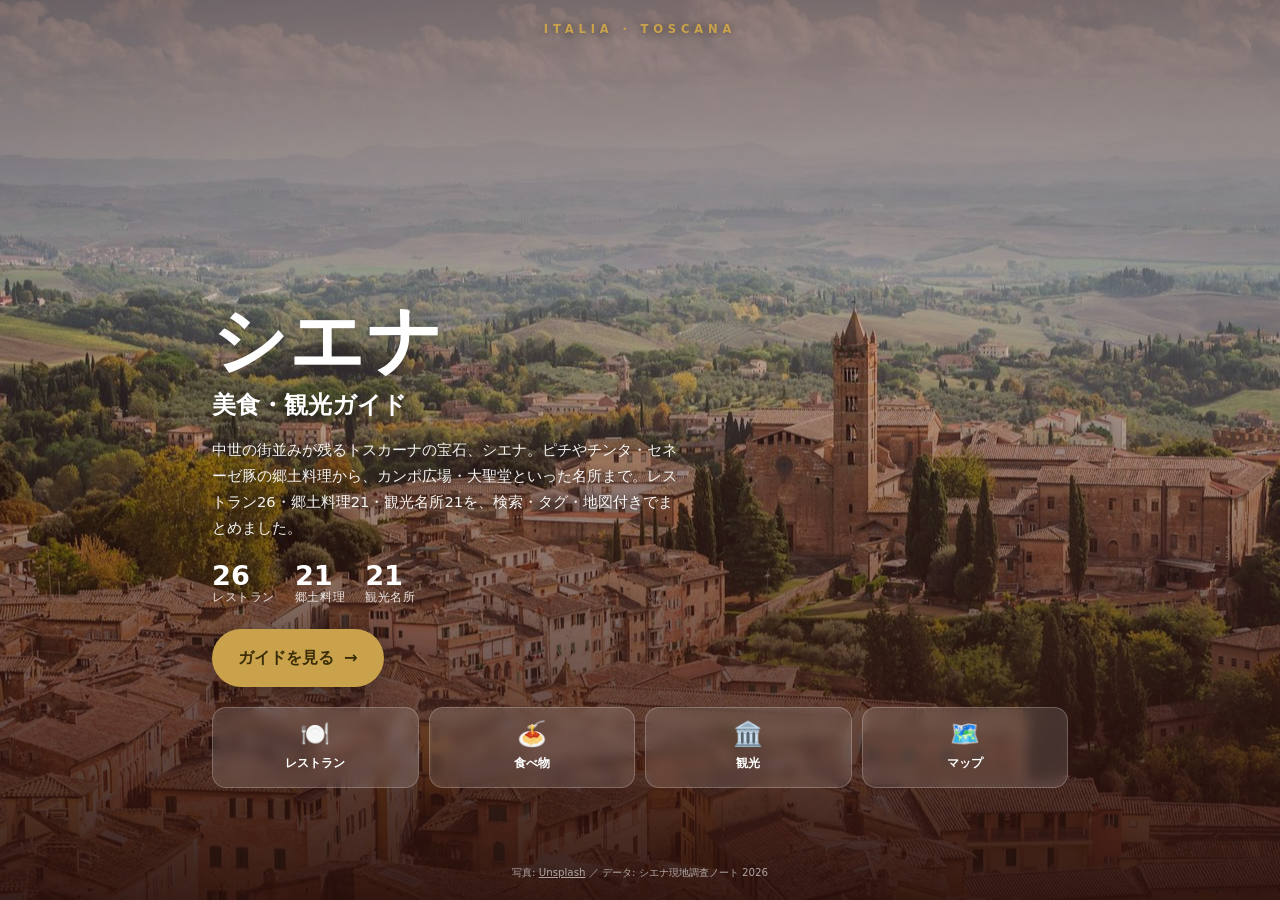
<file: index.html>
<!DOCTYPE html>
<html lang="ja">
<head>
<meta charset="UTF-8">
<meta name="viewport" content="width=device-width, initial-scale=1.0, viewport-fit=cover">
<meta name="theme-color" content="#5e211c">
<meta name="description" content="イタリア・トスカーナ、シエナのレストラン・郷土料理・観光名所ガイド。検索・タグ・地図付き。">
<title>シエナ 美食・観光ガイド</title>
<link rel="stylesheet" href="css/style.css?v=5">
<style>
/* ===== ランディング ===== */
.lp{min-height:100vh;min-height:100dvh;position:relative;display:flex;flex-direction:column;
  color:#fff;overflow:hidden}
.lp-bg{position:absolute;inset:0;z-index:0;
  background:#3a1512 url("images/hero.jpg") center 30% / cover no-repeat}
.lp-bg::after{content:"";position:absolute;inset:0;
  background:linear-gradient(180deg,rgba(60,20,15,.55) 0%,rgba(60,20,15,.25) 32%,rgba(50,18,14,.72) 78%,rgba(40,14,10,.92) 100%)}
.lp-inner{position:relative;z-index:1;flex:1;display:flex;flex-direction:column;
  justify-content:flex-end;max-width:900px;margin:0 auto;width:100%;
  padding:0 22px calc(env(safe-area-inset-bottom) + 30px)}
.lp-top{position:relative;z-index:1;display:flex;justify-content:center;
  padding:calc(env(safe-area-inset-top) + 20px) 22px 0}
.lp-kicker{font-size:.72rem;letter-spacing:.42em;text-transform:uppercase;font-weight:700;
  color:var(--accent);text-shadow:0 1px 8px rgba(0,0,0,.6)}
.lp-title{font-size:clamp(2.6rem,13vw,4.6rem);font-weight:800;line-height:1;margin:.2em 0 .1em;
  letter-spacing:.02em;text-shadow:0 3px 24px rgba(0,0,0,.5)}
.lp-sub{font-size:clamp(1rem,4.6vw,1.5rem);font-weight:700;margin:0 0 .5em;
  text-shadow:0 2px 14px rgba(0,0,0,.6)}
.lp-desc{font-size:.92rem;line-height:1.75;max-width:32em;opacity:.94;margin:0 0 1.4em;
  text-shadow:0 1px 10px rgba(0,0,0,.7)}
.lp-stats{display:flex;gap:20px;margin:0 0 1.6em;flex-wrap:wrap}
.lp-stat{display:flex;flex-direction:column;line-height:1.1}
.lp-stat b{font-size:1.7rem;font-weight:800;color:#fff}
.lp-stat span{font-size:.72rem;opacity:.85;letter-spacing:.05em}
.lp-cta{display:inline-flex;align-items:center;gap:10px;align-self:flex-start;
  background:var(--accent);color:#3a2c07;font-weight:800;font-size:1.02rem;
  padding:15px 26px;border-radius:999px;text-decoration:none;
  box-shadow:0 8px 30px rgba(0,0,0,.35);transition:transform .12s,box-shadow .12s}
.lp-cta:hover{transform:translateY(-2px);box-shadow:0 12px 38px rgba(0,0,0,.45)}
.lp-links{display:grid;grid-template-columns:repeat(4,1fr);gap:10px;margin-top:20px}
.lp-link{display:flex;flex-direction:column;align-items:center;gap:6px;
  background:rgba(255,255,255,.13);border:1px solid rgba(255,255,255,.22);
  border-radius:14px;padding:14px 6px;text-decoration:none;color:#fff;
  font-size:.78rem;font-weight:700;backdrop-filter:blur(6px);transition:.14s}
.lp-link:hover{background:rgba(255,255,255,.24)}
.lp-link .i{font-size:1.5rem;line-height:1}
.lp-credit{position:relative;z-index:1;text-align:center;font-size:.64rem;opacity:.6;
  padding:10px 22px calc(env(safe-area-inset-bottom) + 8px)}
.lp-credit a{color:inherit}
@media (max-width:520px){
  .lp-links{grid-template-columns:repeat(2,1fr)}
  .lp-stats{gap:16px}
}
@media (min-width:760px){
  .lp-bg{background-position:center 28%}
  .lp-inner{padding-bottom:56px}
}
</style>
</head>
<body>
<main class="lp">
  <div class="lp-bg"></div>
  <div class="lp-top">
    <span class="lp-kicker">Italia · Toscana</span>
  </div>
  <div class="lp-inner">
    <h1 class="lp-title">シエナ</h1>
    <p class="lp-sub">美食・観光ガイド</p>
    <p class="lp-desc">中世の街並みが残るトスカーナの宝石、シエナ。ピチやチンタ・セネーゼ豚の郷土料理から、カンポ広場・大聖堂といった名所まで。レストラン26・郷土料理21・観光名所21を、検索・タグ・地図付きでまとめました。</p>
    <div class="lp-stats">
      <div class="lp-stat"><b>26</b><span>レストラン</span></div>
      <div class="lp-stat"><b>21</b><span>郷土料理</span></div>
      <div class="lp-stat"><b>21</b><span>観光名所</span></div>
    </div>
    <a class="lp-cta" href="guide.html">ガイドを見る<span aria-hidden="true">→</span></a>
    <nav class="lp-links" aria-label="カテゴリー">
      <a class="lp-link" href="guide.html#restaurants"><span class="i">🍽️</span>レストラン</a>
      <a class="lp-link" href="guide.html#foods"><span class="i">🍝</span>食べ物</a>
      <a class="lp-link" href="guide.html#attractions"><span class="i">🏛️</span>観光</a>
      <a class="lp-link" href="guide.html#map"><span class="i">🗺️</span>マップ</a>
    </nav>
  </div>
  <p class="lp-credit">写真: <a href="https://unsplash.com/photos/Qackx5pq2ts" target="_blank" rel="noopener">Unsplash</a> ／ データ: シエナ現地調査ノート 2026</p>
</main>
</body>
</html>
</file>
<file: css/style.css>
/* ===== シエナ・ガイド スタイル ===== */
:root{
  --brand:#7b2d26;        /* シエナ・レッド */
  --brand-dark:#5e211c;
  --brand-light:#a8574d;
  --accent:#c9a24b;       /* 金 */
  --bg:#f6f1e7;           /* トラバーチンのクリーム */
  --card:#fffdf8;
  --ink:#2c2420;
  --ink-soft:#6b615a;
  --line:#e4daca;
  --shadow:0 2px 10px rgba(60,40,20,.10);
  --shadow-lg:0 10px 40px rgba(60,40,20,.22);
  --radius:16px;
  --maxw:1100px;
}
*{box-sizing:border-box}
html{-webkit-text-size-adjust:100%}
body{
  margin:0;
  font-family:-apple-system,BlinkMacSystemFont,"Hiragino Kaku Gothic ProN","Hiragino Sans","Yu Gothic UI","Meiryo",system-ui,sans-serif;
  color:var(--ink);
  background:var(--bg);
  line-height:1.7;
  -webkit-font-smoothing:antialiased;
}
img{max-width:100%;display:block}

/* ---- ヘッダー ---- */
.site-header{
  background:linear-gradient(135deg,var(--brand),var(--brand-dark));
  color:#fff;
  padding:calc(env(safe-area-inset-top) + 22px) 16px 20px;
  text-align:center;
  box-shadow:var(--shadow);
}
.header-inner{max-width:var(--maxw);margin:0 auto}
.site-title{margin:0;font-size:1.5rem;letter-spacing:.04em;font-weight:800}
.site-subtitle{margin:.35rem 0 0;font-size:.82rem;opacity:.9;font-weight:400}

/* ---- タブ ---- */
.tabs{
  position:sticky;top:0;z-index:30;
  display:flex;gap:0;
  background:var(--card);
  border-bottom:1px solid var(--line);
  box-shadow:var(--shadow);
  max-width:var(--maxw);margin:0 auto;
}
.tab{
  flex:1;appearance:none;border:0;background:none;cursor:pointer;
  padding:12px 4px 10px;font-size:.9rem;color:var(--ink-soft);
  display:flex;flex-direction:column;align-items:center;gap:2px;
  border-bottom:3px solid transparent;transition:.15s;font-weight:600;
}
.tab-icon{font-size:1.25rem;line-height:1}
.tab-label{font-size:.86rem}
.tab-count{font-size:.66rem;color:var(--ink-soft);opacity:.7}
.tab.is-active{color:var(--brand);border-bottom-color:var(--brand)}
.tab.is-active .tab-count{color:var(--brand)}

/* ---- ツールバー ---- */
.toolbar{max-width:var(--maxw);margin:0 auto;padding:14px 16px 4px}
.search-wrap{position:relative;display:flex;align-items:center}
.search-icon{position:absolute;left:14px;font-size:1rem;opacity:.5;pointer-events:none}
#search{
  width:100%;padding:13px 42px 13px 42px;font-size:16px;
  border:1.5px solid var(--line);border-radius:999px;background:var(--card);
  color:var(--ink);outline:none;transition:.15s;
}
#search:focus{border-color:var(--brand-light);box-shadow:0 0 0 3px rgba(168,87,77,.15)}
.search-clear{
  position:absolute;right:8px;width:30px;height:30px;border:0;border-radius:50%;
  background:var(--line);color:var(--ink-soft);cursor:pointer;font-size:.8rem;
}
.tagbar{display:flex;flex-wrap:wrap;gap:7px;margin-top:12px}
.tag-chip{
  appearance:none;border:1.5px solid var(--line);background:var(--card);
  color:var(--ink-soft);border-radius:999px;padding:5px 12px;font-size:.78rem;
  cursor:pointer;transition:.12s;white-space:nowrap;font-weight:600;
}
.tag-chip:hover{border-color:var(--brand-light)}
.tag-chip.is-active{background:var(--brand);border-color:var(--brand);color:#fff}
.tag-chip.tag-toggle{background:transparent;border-style:dashed;color:var(--brand);font-weight:700}
.result-meta{display:flex;align-items:center;gap:12px;margin-top:12px;font-size:.8rem;color:var(--ink-soft)}
.reset-btn{
  appearance:none;border:0;background:none;color:var(--brand);cursor:pointer;
  font-size:.8rem;text-decoration:underline;font-weight:600;
}

/* ---- コンテンツ ---- */
.content{max-width:var(--maxw);margin:0 auto;padding:8px 16px 40px}
.panel{display:none;grid-template-columns:repeat(auto-fill,minmax(300px,1fr));gap:16px}
.panel.is-active{display:grid}
.empty-state{text-align:center;color:var(--ink-soft);padding:48px 16px;font-size:.95rem}

/* ---- カード ---- */
.card{
  background:var(--card);border:1px solid var(--line);border-radius:var(--radius);
  overflow:hidden;box-shadow:var(--shadow);cursor:pointer;
  display:flex;flex-direction:column;transition:transform .12s,box-shadow .12s;
}
.card:hover{transform:translateY(-3px);box-shadow:var(--shadow-lg)}
.card-media{position:relative;aspect-ratio:16/10;background:#e9e0cf;overflow:hidden}
.card-media img{width:100%;height:100%;object-fit:cover}
.card-media .ph{
  width:100%;height:100%;display:flex;align-items:center;justify-content:center;
  text-align:center;padding:12px;font-weight:800;color:#fff;font-size:1.05rem;
  background:linear-gradient(135deg,var(--brand-light),var(--brand-dark));
  letter-spacing:.03em;
}
.card-badges{position:absolute;top:8px;left:8px;right:8px;display:flex;flex-wrap:wrap;gap:5px}
.badge{
  background:rgba(0,0,0,.62);color:#fff;font-size:.66rem;font-weight:700;
  padding:3px 8px;border-radius:999px;backdrop-filter:blur(2px);
}
.badge.gold{background:rgba(201,162,75,.95);color:#3a2c07}
.card-cats{position:absolute;bottom:8px;left:8px;display:flex;gap:5px;flex-wrap:wrap}
.cat-pill{background:var(--accent);color:#3a2c07;font-size:.68rem;font-weight:800;padding:2px 9px;border-radius:6px}
.card-body{padding:13px 15px 15px;display:flex;flex-direction:column;gap:7px;flex:1}
.card-title{margin:0;font-size:1.06rem;font-weight:800;line-height:1.35}
.card-orig{font-size:.74rem;color:var(--ink-soft);font-style:italic;margin-top:-3px}
.card-summary{font-size:.85rem;color:var(--ink-soft);margin:0;flex:1}
.card-meta{display:flex;flex-wrap:wrap;gap:6px 12px;font-size:.76rem;color:var(--ink-soft)}
.card-meta span{display:inline-flex;align-items:center;gap:4px}
.card-tags{display:flex;flex-wrap:wrap;gap:5px;margin-top:2px}
.mini-tag{font-size:.68rem;background:var(--bg);border:1px solid var(--line);color:var(--ink-soft);padding:2px 7px;border-radius:999px}

/* ---- モーダル ---- */
.modal{position:fixed;inset:0;z-index:100;display:flex;align-items:flex-end;justify-content:center}
.modal[hidden]{display:none}   /* hidden属性で確実に非表示（.modalのdisplay:flexが[hidden]を上書きするのを防ぐ）*/
.modal-backdrop{position:absolute;inset:0;background:rgba(30,20,15,.6);backdrop-filter:blur(3px)}
.modal-dialog{
  position:relative;background:var(--bg);width:100%;max-width:720px;
  max-height:92vh;overflow-y:auto;border-radius:20px 20px 0 0;
  box-shadow:var(--shadow-lg);animation:slideUp .25s ease;
  -webkit-overflow-scrolling:touch;
}
@keyframes slideUp{from{transform:translateY(30px);opacity:.5}to{transform:translateY(0);opacity:1}}
.modal-close{
  position:absolute;top:12px;right:12px;z-index:5;width:38px;height:38px;border:0;
  border-radius:50%;background:rgba(0,0,0,.55);color:#fff;font-size:1rem;cursor:pointer;
}
.modal-body{padding-bottom:calc(env(safe-area-inset-bottom) + 20px)}
.m-hero{position:relative;aspect-ratio:16/9;background:#e9e0cf;overflow:hidden}
.m-hero img{width:100%;height:100%;object-fit:cover}
.m-hero .ph{width:100%;height:100%;display:flex;align-items:center;justify-content:center;color:#fff;font-weight:800;font-size:1.3rem;background:linear-gradient(135deg,var(--brand-light),var(--brand-dark));text-align:center;padding:20px}
.m-content{padding:18px 20px}
.m-title{margin:0;font-size:1.4rem;font-weight:800}
.m-orig{color:var(--ink-soft);font-style:italic;font-size:.85rem;margin:2px 0 12px}
.m-cats{display:flex;flex-wrap:wrap;gap:6px;margin-bottom:14px}
.m-section{margin:16px 0}
.m-section h3{font-size:.82rem;color:var(--brand);margin:0 0 6px;letter-spacing:.05em;font-weight:800;border-left:3px solid var(--accent);padding-left:8px}
.m-section p{margin:0;font-size:.92rem;line-height:1.75}
.m-info{display:grid;grid-template-columns:auto 1fr;gap:6px 14px;font-size:.88rem;background:var(--card);border:1px solid var(--line);border-radius:12px;padding:14px 16px}
.m-info dt{color:var(--ink-soft);font-weight:700;white-space:nowrap}
.m-info dd{margin:0}
.m-list{list-style:none;padding:0;margin:0;display:flex;flex-direction:column;gap:6px}
.m-list li{font-size:.9rem;padding-left:16px;position:relative}
.m-list li::before{content:"•";position:absolute;left:2px;color:var(--accent);font-weight:800}
.link-chips{display:flex;flex-wrap:wrap;gap:8px}
.link-chip{
  display:inline-flex;align-items:center;gap:6px;background:var(--card);
  border:1.5px solid var(--line);border-radius:999px;padding:8px 14px;font-size:.85rem;
  color:var(--ink);text-decoration:none;font-weight:600;cursor:pointer;transition:.12s;
}
.link-chip:hover{border-color:var(--brand-light)}
.link-chip.primary{background:var(--brand);color:#fff;border-color:var(--brand)}
.link-chip.map{background:#1a73e8;color:#fff;border-color:#1a73e8}
.xref{display:flex;flex-wrap:wrap;gap:8px}
.xref-item{
  background:var(--card);border:1px solid var(--line);border-radius:10px;
  padding:8px 12px;font-size:.85rem;cursor:pointer;font-weight:600;transition:.12s;
  display:inline-flex;align-items:center;gap:6px;
}
.xref-item:hover{border-color:var(--brand-light);background:#fff}
.xref-item .x-ico{font-size:.9rem}

/* ---- フッター ---- */
.site-footer{text-align:center;padding:24px 16px calc(env(safe-area-inset-bottom) + 24px);color:var(--ink-soft);font-size:.72rem;border-top:1px solid var(--line);background:var(--card)}

/* ---- レスポンシブ ---- */
@media (max-width:600px){
  .site-title{font-size:1.25rem}
  .panel{grid-template-columns:1fr;gap:14px}
  .content{padding:8px 12px 32px}
  .toolbar{padding:12px 12px 4px}
  .modal-dialog{max-height:94vh}
}
@media (min-width:601px){
  .modal{align-items:center}
  .modal-dialog{border-radius:20px}
}
@media (prefers-color-scheme:dark){
  :root{
    --bg:#1c1815;--card:#262019;--ink:#efe7d9;--ink-soft:#b3a894;
    --line:#3a3128;--shadow:0 2px 10px rgba(0,0,0,.4);--shadow-lg:0 10px 40px rgba(0,0,0,.6);
  }
  .badge{background:rgba(0,0,0,.7)}
}

/* ===== v4: ホームリンク / マップ / 地区 / 位置表示 ===== */
.site-header{position:relative}
.home-link{position:absolute;left:12px;top:calc(env(safe-area-inset-top) + 14px);
  color:#fff;text-decoration:none;font-size:.82rem;font-weight:700;opacity:.9;
  background:rgba(255,255,255,.14);border:1px solid rgba(255,255,255,.25);
  padding:5px 11px;border-radius:999px}
.home-link:hover{opacity:1;background:rgba(255,255,255,.24)}

/* 5タブでも収まるように */
.tab-label{white-space:nowrap}
@media (max-width:520px){
  .tab{padding:10px 2px 8px}
  .tab-label{font-size:.72rem}
  .tab-icon{font-size:1.1rem}
}

/* パネル表示制御（グリッド/全画面/ブロック） */
.panel-full,.panel-block{display:none}
.panel-full.is-active{display:flex;flex-direction:column}
.panel-block.is-active{display:block}

/* 地図コントロール */
.map-controls{padding:4px 0 10px}
.mc-row{display:flex;flex-wrap:wrap;gap:10px;align-items:center}
.mc-toggle{display:inline-flex;align-items:center;gap:6px;font-size:.85rem;font-weight:700;
  background:var(--card);border:1.5px solid var(--line);border-radius:999px;padding:6px 12px;cursor:pointer}
.mc-toggle input{margin:0}
.mc-toggle .dot{width:12px;height:12px;border-radius:50%;display:inline-block}
.dot.rest{background:#c0392b}
.dot.attr{background:#1f5fbf}
.mc-select{font-size:.85rem;font-weight:700;padding:7px 12px;border:1.5px solid var(--line);
  border-radius:999px;background:var(--card);color:var(--ink)}

/* Leaflet 地図 */
#leaflet-map{width:100%;height:min(68vh,620px);min-height:360px;border-radius:var(--radius);
  border:1px solid var(--line);box-shadow:var(--shadow);z-index:1}
.leaflet-popup-content{margin:10px 12px;font-family:inherit}
.pop{width:180px}
.pop img{width:100%;height:96px;object-fit:cover;border-radius:8px;margin-bottom:7px;background:#e9e0cf}
.pop .pop-ph{width:100%;height:96px;border-radius:8px;margin-bottom:7px;display:flex;align-items:center;
  justify-content:center;color:#fff;font-weight:700;text-align:center;font-size:.8rem;
  background:linear-gradient(135deg,var(--brand-light),var(--brand-dark))}
.pop b{font-size:.92rem;display:block;line-height:1.4}
.pop .pop-meta{font-size:.72rem;color:var(--ink-soft);margin:3px 0 8px}
.pop .pop-btn{display:inline-block;background:var(--brand);color:#fff;text-decoration:none;
  font-weight:700;font-size:.78rem;padding:6px 12px;border-radius:999px;cursor:pointer;border:0}

/* 位置ミニマップ（基準地図＋点） */
.loc-map{position:relative;display:inline-block;line-height:0;border-radius:12px;overflow:hidden;
  border:1px solid var(--line);background:#eee}
.loc-map img{display:block}
.loc-map.card-loc img{height:132px;width:auto}
.loc-map.modal-loc{width:100%}
.loc-map.modal-loc img{width:100%;height:auto}
.loc-dot{position:absolute;width:16px;height:16px;border-radius:50%;transform:translate(-50%,-50%);
  background:#c0392b;border:2.5px solid #fff;box-shadow:0 0 0 2px rgba(192,57,43,.4),0 1px 4px rgba(0,0,0,.4)}
.loc-dot.attr{background:#1f5fbf;box-shadow:0 0 0 2px rgba(31,95,191,.4),0 1px 4px rgba(0,0,0,.4)}
.loc-dot.sm{width:11px;height:11px;border-width:2px}
.card-loc-wrap{display:flex;align-items:center;gap:12px;margin-top:4px;padding-top:10px;border-top:1px dashed var(--line)}
.card-loc-wrap .zone-chip{font-size:.78rem;font-weight:800;color:var(--brand)}
.card-loc-wrap .zone-sub{font-size:.72rem;color:var(--ink-soft)}
.zone-chip-inline{display:inline-flex;align-items:center;gap:4px;font-size:.76rem;font-weight:700;
  color:var(--brand);background:rgba(123,45,38,.08);padding:2px 9px;border-radius:999px}

/* 地区パネル */
.district{background:var(--card);border:1px solid var(--line);border-radius:var(--radius);
  box-shadow:var(--shadow);margin-bottom:16px;overflow:hidden}
.district-head{display:flex;align-items:center;gap:10px;flex-wrap:wrap;padding:14px 16px;
  background:linear-gradient(135deg,rgba(123,45,38,.06),transparent);border-bottom:1px solid var(--line)}
.district-head h2{margin:0;font-size:1.12rem;font-weight:800;flex:1}
.district-head .cnt{font-size:.78rem;color:var(--ink-soft);font-weight:700}
.district-map-btn{appearance:none;border:1.5px solid var(--brand);background:none;color:var(--brand);
  font-weight:700;font-size:.76rem;padding:6px 12px;border-radius:999px;cursor:pointer}
.district-map-btn:hover{background:var(--brand);color:#fff}
.district-body{display:flex;gap:14px;padding:14px 16px;flex-wrap:wrap}
.district-mini{flex:0 0 auto}
.district-list{flex:1;min-width:200px;display:flex;flex-direction:column;gap:1px}
.dl-item{display:flex;align-items:center;gap:9px;padding:8px 6px;border-radius:8px;cursor:pointer;
  border-bottom:1px solid var(--line)}
.dl-item:hover{background:var(--bg)}
.dl-item:last-child{border-bottom:0}
.dl-ico{width:24px;height:24px;border-radius:50%;display:flex;align-items:center;justify-content:center;
  font-size:.8rem;flex:0 0 auto;color:#fff}
.dl-ico.rest{background:#c0392b}
.dl-ico.attr{background:#1f5fbf}
.dl-name{font-size:.9rem;font-weight:700;flex:1;line-height:1.3}
.dl-cat{font-size:.7rem;color:var(--ink-soft)}
@media (max-width:560px){
  .district-body{flex-direction:column}
  .loc-map.card-loc img{height:112px}
}
@media (prefers-color-scheme:dark){
  .zone-chip-inline{background:rgba(201,162,75,.14)}
  .loc-map,.mc-toggle,.mc-select,#leaflet-map{border-color:var(--line)}
}

/* ===== v5: ディナー候補 / 予約表示 ===== */
.badge.cand{background:#2e7d46;color:#fff}
.resv{display:inline-flex;align-items:center;gap:4px;font-weight:700;color:#2e7d46;
  background:rgba(46,125,70,.10);padding:2px 9px;border-radius:999px}
.m-info .resv-dd{color:#2e7d46;font-weight:700}
@media (prefers-color-scheme:dark){
  .resv{color:#7ed19b;background:rgba(126,209,155,.12)}
  .m-info .resv-dd{color:#7ed19b}
  .badge.cand{background:#2e7d46}
}
</file>
